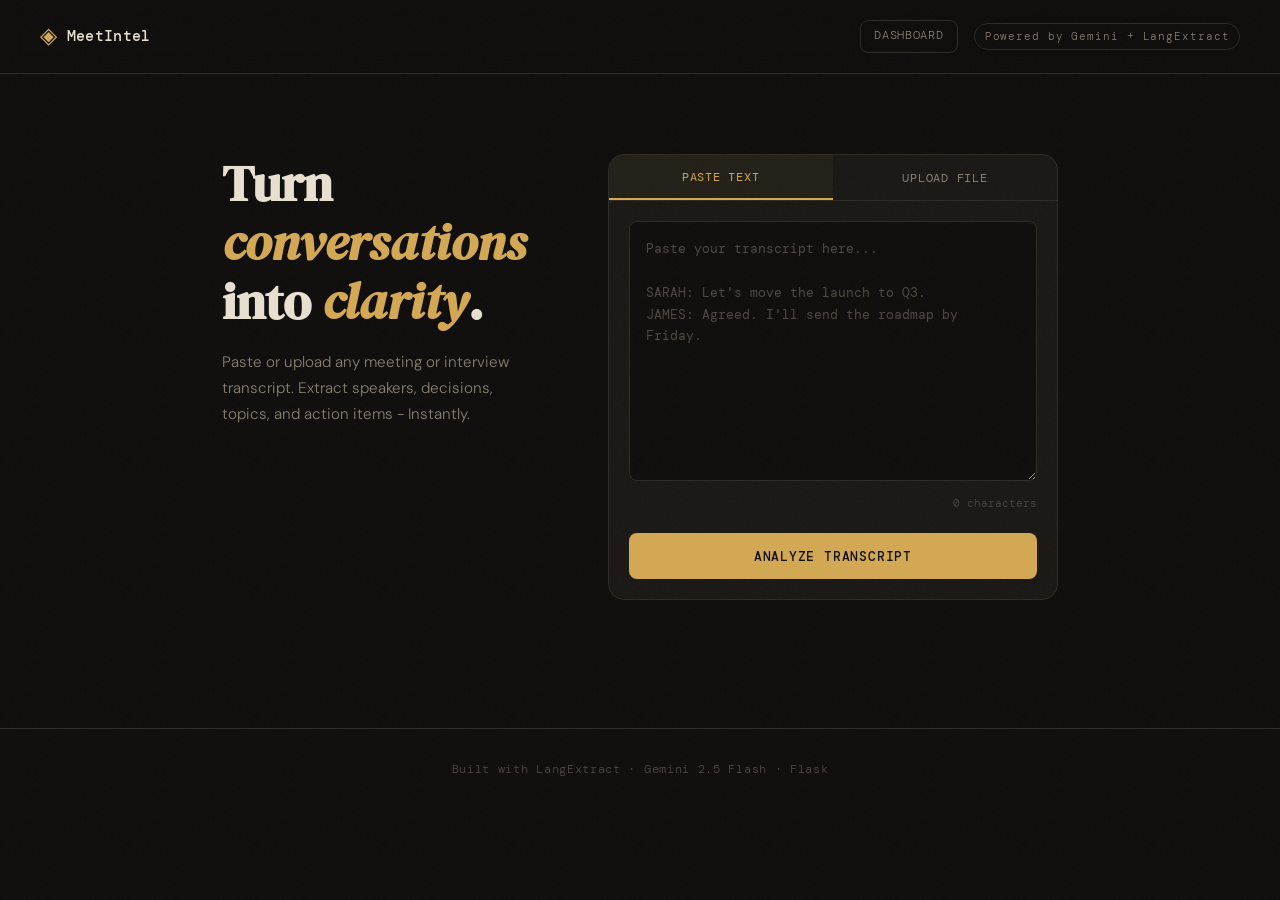
<file: templates/index.html>
<!DOCTYPE html>
<html lang="en">
<head>
  <meta charset="UTF-8" />
  <meta name="viewport" content="width=device-width, initial-scale=1.0"/>
  <title>Transcript Analyzer</title>
  <link rel="preconnect" href="https://fonts.googleapis.com">
  <link href="https://fonts.googleapis.com/css2?family=DM+Serif+Display:ital@0;1&family=DM+Mono:wght@400;500&family=DM+Sans:wght@300;400;500&display=swap" rel="stylesheet">
  <link rel="stylesheet" href="/static/style.css?v=8" />
</head>
<body>

  <div class="noise"></div>

  <header class="site-header">
    <div class="logo">
      <span class="logo-mark">◈</span>
      <span class="logo-text">MeetIntel</span>
    </div>
    <div class="header-actions">
      <a href="/dashboard" class="new-btn">Dashboard</a>
      <div class="header-tag">Powered by Gemini + LangExtract</div>
    </div>
  </header>

  <main class="hero">
    <div class="hero-text">
      <h1>Turn <em>conversations</em><br>into <em>clarity</em>.</h1>
      <p class="subtitle">Paste or upload any meeting or interview transcript. Extract speakers, decisions, topics, and action items - Instantly.</p>
    </div>

    <div class="input-card">
      <!-- Tab switcher -->
      <div class="tab-bar">
        <button class="tab active" data-tab="paste">Paste Text</button>
        <button class="tab" data-tab="upload">Upload File</button>
      </div>

      <form id="analyze-form" enctype="multipart/form-data">

        <!-- Paste panel -->
        <div class="tab-panel active" id="panel-paste">
          <textarea
            name="transcript_text"
            id="transcript-text"
            placeholder="Paste your transcript here...&#10;&#10;SARAH: Let's move the launch to Q3.&#10;JAMES: Agreed. I'll send the roadmap by Friday."
            spellcheck="false"
          ></textarea>
          <div class="char-count"><span id="char-count">0</span> characters</div>
        </div>

        <!-- Upload panel -->
        <div class="tab-panel" id="panel-upload">
          <div class="drop-zone" id="drop-zone">
            <div class="drop-icon">⬆</div>
            <p class="drop-label">Drop your <code>.txt</code> file here</p>
            <p class="drop-sub">or <label for="file-input" class="file-link">browse to upload</label></p>
            <input type="file" name="file" id="file-input" accept=".txt" hidden />
            <div class="file-selected" id="file-selected"></div>
          </div>
        </div>

        <button type="submit" class="analyze-btn" id="analyze-btn">
          <span class="btn-progress-fill" id="btn-progress-fill"></span>
          <span class="btn-text">Analyze Transcript</span>
          <span class="btn-spinner" hidden>
            <span class="spinner"></span> Analyzing<span class="progress-percent"></span>...
          </span>
        </button>

      </form>

      <div class="error-box" id="error-box" hidden></div>
    </div>
  </main>

  <footer class="site-footer">
    <p>Built with LangExtract · Gemini 2.5 Flash · Flask</p>
  </footer>

  <script src="/static/script.js?v=8"></script>
</body>
</html>
</file>
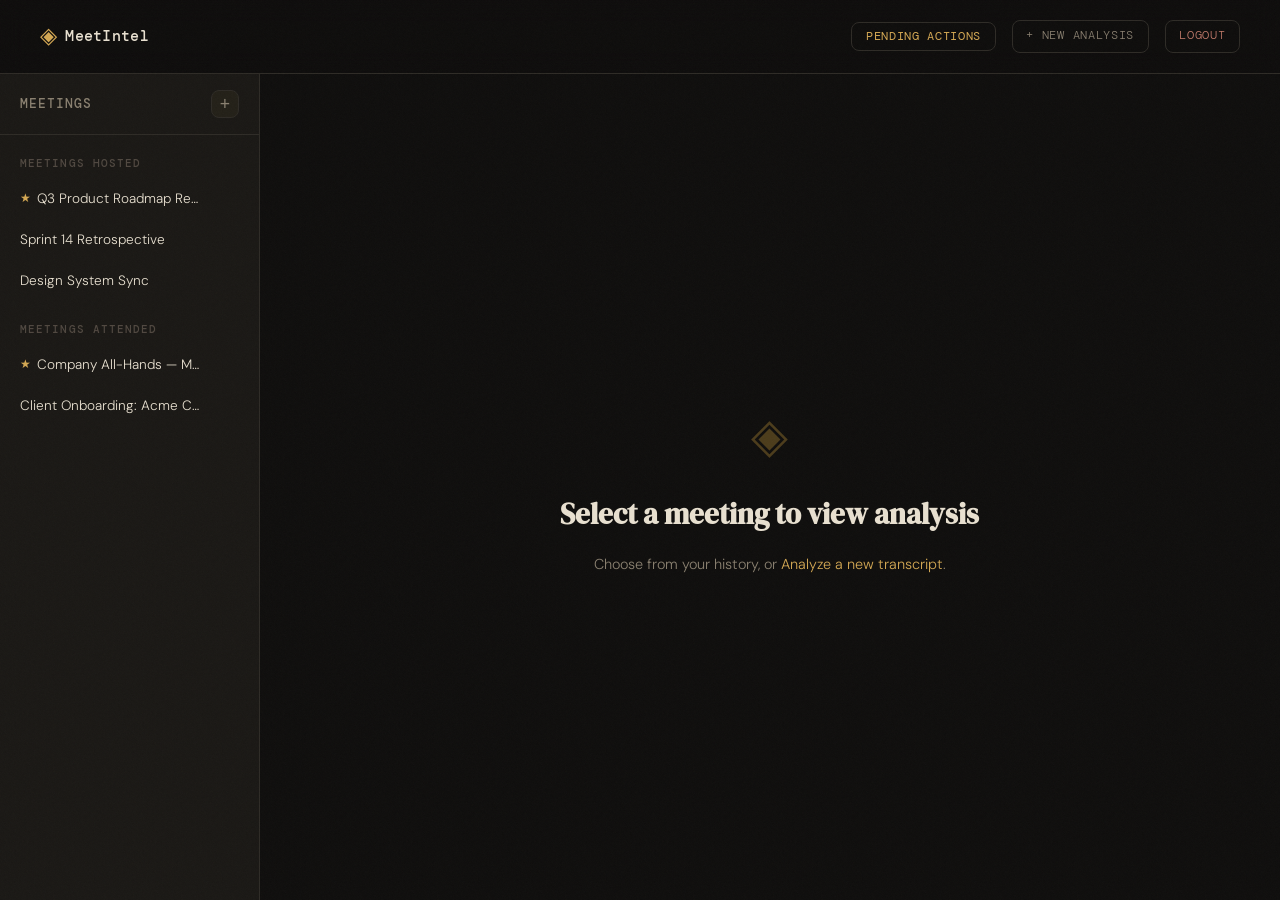
<file: templates/dashboard.html>
<!DOCTYPE html>
<html lang="en">

<head>
  <meta charset="UTF-8" />
  <meta name="viewport" content="width=device-width, initial-scale=1.0" />
  <title>Dashboard — MeetIntel</title>
  <link rel="preconnect" href="https://fonts.googleapis.com">
  <link
    href="https://fonts.googleapis.com/css2?family=DM+Serif+Display:ital@0;1&family=DM+Mono:wght@400;500&family=DM+Sans:wght@300;400;500&display=swap"
    rel="stylesheet">
  <link rel="stylesheet" href="/static/style.css?v=9" />
</head>

<body class="dashboard-page">

  <div class="noise"></div>

  <!-- ── HEADER ── -->
  <header class="site-header">
    <div class="logo">
      <a href="/" style="text-decoration:none;display:flex;align-items:center;gap:0.5rem;color:inherit">
        <span class="logo-mark">◈</span>
        <span class="logo-text">MeetIntel</span>
      </a>
    </div>
    <div class="header-actions">
      <button id="header-pending-actions-btn" class="new-btn" style="color:var(--accent)">Pending Actions</button>
      <a href="/" class="new-btn">+ New Analysis</a>
      <a href="/logout" class="new-btn" style="color:var(--accent3)">Logout</a>
    </div>
  </header>

  <!-- ── 3-COLUMN LAYOUT ── -->
  <div class="db-layout">

    <!-- LEFT: Meeting History Sidebar -->
    <aside class="db-sidebar" id="db-sidebar">
      <div class="db-sidebar-head">
        <h3 class="db-sidebar-title">Meetings</h3>
        <button class="db-sidebar-new-btn" title="New Analysis" onclick="window.location.href='/'">+</button>
      </div>

      <div class="db-sidebar-scroll">
        <!-- Hosted -->
        <div class="db-sidebar-section">
          <h4 class="db-sidebar-label">Meetings Hosted</h4>
          <ul class="db-meeting-list" id="meetings-hosted"></ul>
        </div>

        <!-- Attended -->
        <div class="db-sidebar-section">
          <h4 class="db-sidebar-label">Meetings Attended</h4>
          <ul class="db-meeting-list" id="meetings-attended"></ul>
        </div>
      </div>
    </aside>

    <!-- CENTER: Analysis View -->
    <main class="db-center" id="db-center">

      <!-- Empty state (default) -->
      <div class="db-empty-state" id="db-empty-state">
        <div class="db-empty-icon">◈</div>
        <h2 class="db-empty-title">Select a meeting to view analysis</h2>
        <p class="db-empty-sub">Choose from your history, or <a href="/">Analyze a new transcript</a>.</p>
      </div>

      <!-- Active meeting analysis (hidden by default) -->
      <div class="db-analysis" id="db-analysis" hidden>

        <div class="db-analysis-header">
          <h2 class="db-analysis-meeting-title" id="db-analysis-title">—</h2>
          <div class="db-analysis-meta" id="db-analysis-meta"></div>
        </div>

        <!-- Reuses the exact results-layout structure -->
        <div class="db-analysis-body">

          <div class="db-analysis-left">
            <section class="dash-section">
              <h2 class="section-title"><span class="section-icon">🎤</span> Speakers</h2>
              <div class="speakers-grid" id="db-speakers-grid"></div>
              <div class="speaker-actions-footer">
                <button class="email-speakers-btn" id="db-email-speakers-btn">
                  <div class="btn-progress-fill" id="db-email-btn-progress"></div>
                  <span class="btn-text">Email Speakers</span>
                </button>
              </div>
              <div class="section-divider"></div>
            </section>

            <section class="dash-section">
              <h2 class="section-title"><span class="section-icon">💡</span> Key Topics</h2>
              <div class="topics-wrap" id="db-topics-wrap"></div>
              <div class="section-divider"></div>
            </section>

            <section class="dash-section">
              <h2 class="section-title"><span class="section-icon">✅</span> Decisions Made</h2>
              <div class="decision-list" id="db-decision-list"></div>
              <div class="section-divider"></div>
            </section>

            <section class="dash-section">
              <h2 class="section-title"><span class="section-icon">📋</span> Action Items</h2>
              <div class="action-table-wrap">
                <table class="action-table" id="db-action-table">
                  <thead>
                    <tr>
                      <th>#</th>
                      <th>Task</th>
                      <th>Owner</th>
                      <th>Deadline</th>
                    </tr>
                  </thead>
                  <tbody id="db-action-tbody"></tbody>
                </table>
              </div>
            </section>
          </div>

          <div class="db-analysis-right">
            <div class="viz-panel" id="db-viz-panel">
              <div class="viz-header">
                <h2 class="section-title" style="margin:0"><span class="section-icon">🔍</span> Highlighted Transcript
                </h2>
                <div class="viz-legend">
                  <span class="legend-dot speaker-dot"></span>speaker
                  <span class="legend-dot topic-dot"></span>decision
                  <span class="legend-dot decision-dot"></span>action item
                  <span class="legend-dot action-dot"></span>topic
                </div>
              </div>
              <iframe id="db-viz-frame" class="viz-frame"
                srcdoc="<p style='padding:2rem;color:#888;font-family:sans-serif'>Select a meeting to view its highlighted transcript.</p>"></iframe>
            </div>
          </div>

        </div>
      </div>
    </main>

    <!-- RIGHT: Pending Action Items -->
    <aside class="db-actions-panel" id="db-actions-panel">
      <div class="db-actions-head">
        <h3 class="db-sidebar-title">Pending Action Items</h3>
        <span class="db-actions-count" id="db-actions-count">0</span>
      </div>
      <div class="db-actions-scroll" id="db-actions-list">
        <!-- Populated by JS -->
      </div>
    </aside>

  </div>

  <!-- Info Modal -->
  <div class="modal-overlay" id="info-modal-overlay">
    <div class="email-modal" style="max-width:400px">
      <div class="modal-header">
        <h3>Meeting Info</h3>
        <button class="close-modal" id="close-info-modal">&times;</button>
      </div>
      <div id="info-modal-body" style="font-size:0.88rem;color:var(--text-muted);line-height:1.8"></div>
    </div>
  </div>

  <!-- Delete Confirmation Modal -->
  <div class="modal-overlay" id="delete-modal-overlay">
    <div class="email-modal" style="max-width:360px">
      <div class="modal-header">
        <h3 style="color:var(--accent2)">Delete Meeting</h3>
        <button class="close-modal" id="close-delete-modal">&times;</button>
      </div>
      <div class="modal-body" style="padding: 0.5rem 0 0;">
        <p style="color:var(--text-muted); font-size:1rem; margin-bottom: 1.25rem; font-family: var(--font-display); line-height: 1.4;">
          Confirm delete <span id="delete-meeting-name" class="delete-highlight"></span>?
        </p>
        <div style="display:flex; gap:0.75rem; justify-content:flex-end;">
          <button class="db-cancel-btn" id="cancel-delete-btn" style="padding: 0.5rem 1rem;">Cancel</button>
          <button class="db-delete-confirm-btn" id="confirm-delete-btn" style="padding: 0.5rem 1rem;">Delete</button>
        </div>
      </div>
    </div>
  </div>

  <!-- Toast -->
  <div id="toast" class="toast" hidden></div>

  <script src="/static/dashboard.js?v=1"></script>
</body>

</html>
</file>
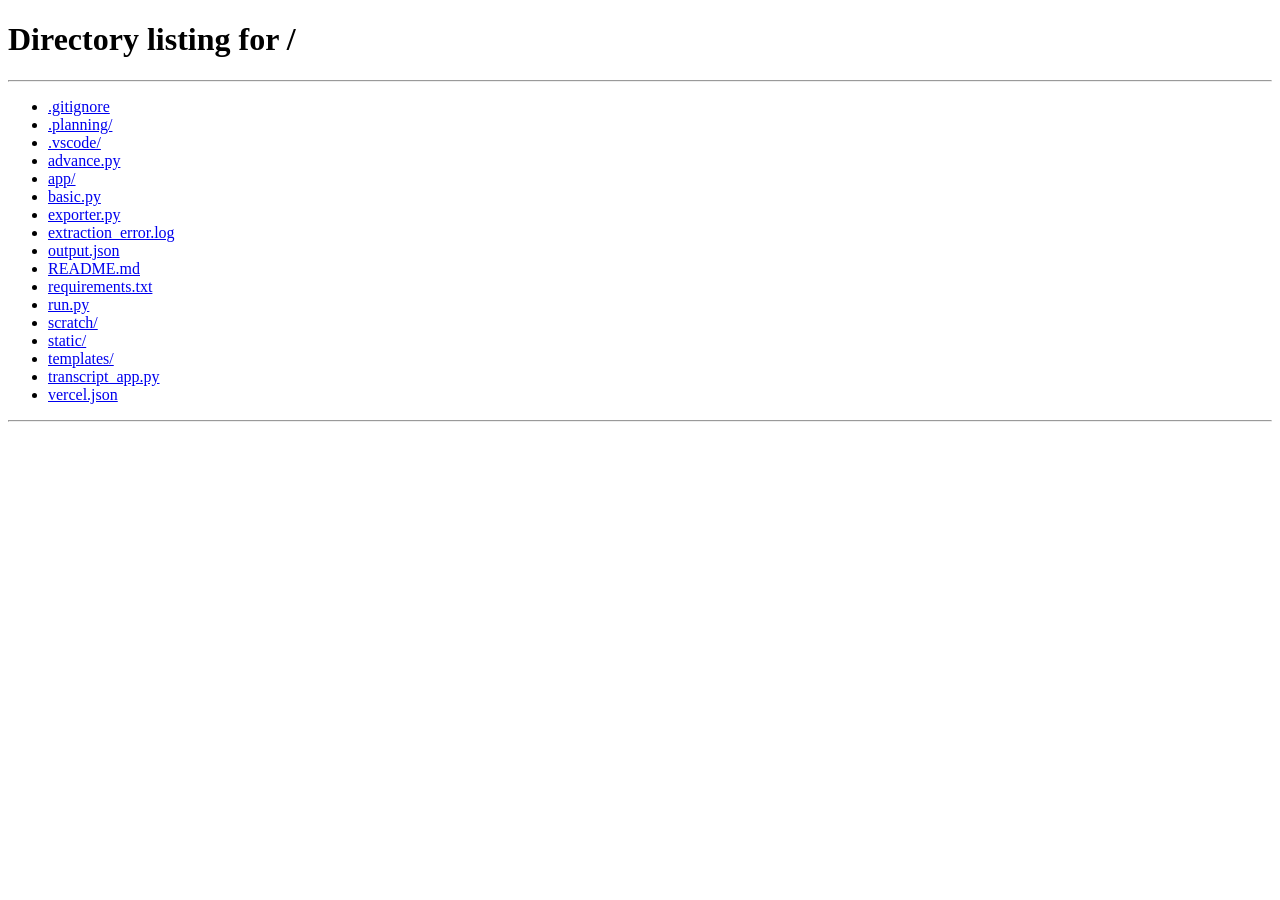
<file: templates/results.html>
<!DOCTYPE html>
<html lang="en">

<head>
  <meta charset="UTF-8" />
  <meta name="viewport" content="width=device-width, initial-scale=1.0" />
  <title>Meeting-Intel</title>
  <link rel="preconnect" href="https://fonts.googleapis.com">
  <link
    href="https://fonts.googleapis.com/css2?family=DM+Serif+Display:ital@0;1&family=DM+Mono:wght@400;500&family=DM+Sans:wght@300;400;500&display=swap"
    rel="stylesheet">
  <link rel="stylesheet" href="/static/style.css?v=4" />
</head>

<body class="results-page">

  <div class="noise"></div>

  <header class="site-header">
    <div class="logo">
      <a href="/" style="text-decoration:none;display:flex;align-items:center;gap:0.5rem;color:inherit">
        <span class="logo-mark">◈</span>
        <span class="logo-text">MeetIntel</span>
      </a>
    </div>
    <div class="header-actions">
      <span class="entity-badge" id="entity-count-badge">— entities</span>
      <a href="/dashboard" class="new-btn">Dashboard</a>
      <a href="/export" class="export-btn" id="export-btn">⬇ Export Summary</a>
      <a href="/" class="new-btn">+ New Analysis</a>
    </div>
  </header>

  <div class="results-layout" id="results-layout">

    <!-- Left: Dashboard -->
    <div class="dashboard" id="dashboard">

      <section class="dash-section" id="section-speakers">
        <h2 class="section-title"><span class="section-icon">🎤</span> Speakers</h2>
        <div class="speakers-grid" id="speakers-grid">
          <div class="skeleton-card"></div>
          <div class="skeleton-card"></div>
        </div>
        <div class="speaker-actions-footer">
          <button class="email-speakers-btn" id="email-speakers-btn">
            <div class="btn-progress-fill" id="email-btn-progress"></div>
            <span class="btn-text">Email Speakers</span>
          </button>
        </div>
        <div class="section-divider"></div>
      </section>

      <section class="dash-section" id="section-topics">
        <h2 class="section-title"><span class="section-icon">💡</span> Key Topics</h2>
        <div class="topics-wrap" id="topics-wrap">
          <div class="skeleton-pill"></div>
          <div class="skeleton-pill"></div>
          <div class="skeleton-pill"></div>
        </div>
        <button class="topics-more-btn" id="topics-more-btn" hidden>+ more</button>
        <div class="section-divider"></div>
      </section>

      <section class="dash-section" id="section-decisions">
        <h2 class="section-title"><span class="section-icon">✅</span> Decisions Made</h2>
        <div class="decision-list" id="decision-list">
          <div class="skeleton-row"></div>
          <div class="skeleton-row"></div>
        </div>
        <div class="section-divider"></div>
      </section>

      <section class="dash-section" id="section-actions">
        <h2 class="section-title"><span class="section-icon">📋</span> Action Items</h2>
        <div class="action-table-wrap">
          <table class="action-table" id="action-table">
            <thead>
              <tr>
                <th>#</th>
                <th>Task</th>
                <th>Owner</th>
                <th>Deadline</th>
              </tr>
            </thead>
            <tbody id="action-tbody">
              <tr>
                <td colspan="4">
                  <div class="skeleton-row"></div>
                </td>
              </tr>
            </tbody>
          </table>
        </div>
      </section>

    </div>

    <!-- Right: Visualization -->
    <div class="viz-panel" id="viz-panel">
      <div class="viz-header">
        <h2 class="section-title" style="margin:0"><span class="section-icon">🔍</span> Highlighted Transcript</h2>
        <div class="viz-legend">
          <span class="legend-dot speaker-dot"></span>speaker
          <span class="legend-dot topic-dot"></span>decision
          <span class="legend-dot decision-dot"></span>action item
          <span class="legend-dot action-dot"></span>topic
        </div>
      </div>
      <iframe id="viz-frame" class="viz-frame"
        srcdoc="<p style='padding:2rem;color:#888;font-family:sans-serif'>Loading visualization…</p>"></iframe>
    </div>

  </div>

  <!-- Email Modal -->
  <div class="modal-overlay" id="email-modal-overlay" hidden>
    <div class="email-modal">
      <div class="modal-header">
        <h3>Enter email-Id</h3>
        <button class="close-modal" id="close-modal">&times;</button>
      </div>
      <form id="email-form">
        <div class="speaker-emails-list" id="speaker-emails-list">
          <!-- Dynamic speaker rows will be injected here -->
        </div>
        <button type="submit" class="send-btn" id="send-emails-submit" disabled>Send</button>
      </form>
    </div>
  </div>

  <!-- Toast Notification -->
  <div id="toast" class="toast" hidden></div>

  <script src="/static/script.js?v=4"></script>
</body>

</html>
</file>
<file: static/style.css>
/* ============================================================
   MeetIntel — style.css
   Aesthetic: editorial dark, warm ink tones, refined monospace
   ============================================================ */

:root {
  --bg: #0f0e0d;
  --surface: #1a1815;
  --surface2: #232018;
  --border: #2e2b26;
  --border-light: #3a362f;
  --text: #e8e0d0;
  --text-muted: #8a8070;
  --text-dim: #504840;
  --accent: #d4a853;
  --accent-rgb: 212, 168, 83;
  --accent-dim: #8a6a2a;
  --accent2: #7eb8a4;
  --accent3: #c17a6a;
  --accent4: #8a9fc4;
  --font-display: 'DM Serif Display', Georgia, serif;
  --font-body: 'DM Sans', system-ui, sans-serif;
  --font-mono: 'DM Mono', 'Courier New', monospace;
  --radius: 8px;
  --radius-lg: 16px;
}

*,
*::before,
*::after {
  box-sizing: border-box;
  margin: 0;
  padding: 0;
}

html {
  font-size: 16px;
}

body {
  background: var(--bg);
  color: var(--text);
  font-family: var(--font-body);
  font-weight: 300;
  line-height: 1.6;
  min-height: 100vh;
  position: relative;
  overflow-x: hidden;
}

/* Noise texture overlay */
.noise {
  pointer-events: none;
  position: fixed;
  inset: 0;
  z-index: 9999;
  opacity: 0.03;
  background-image: url("data:image/svg+xml,%3Csvg viewBox='0 0 256 256' xmlns='http://www.w3.org/2000/svg'%3E%3Cfilter id='noise'%3E%3CfeTurbulence type='fractalNoise' baseFrequency='0.9' numOctaves='4' stitchTiles='stitch'/%3E%3C/filter%3E%3Crect width='100%25' height='100%25' filter='url(%23noise)'/%3E%3C/svg%3E");
  background-size: 128px 128px;
}

/* ---- HEADER ---- */
.site-header {
  display: flex;
  align-items: center;
  justify-content: space-between;
  padding: 1.25rem 2.5rem;
  border-bottom: 1px solid var(--border);
  background: rgba(15, 14, 13, 0.85);
  backdrop-filter: blur(12px);
  position: sticky;
  top: 0;
  z-index: 100;
}

.logo {
  display: flex;
  align-items: center;
  gap: 0.6rem;
}

.logo-mark {
  font-size: 1.4rem;
  color: var(--accent);
  line-height: 1;
}

.logo-text {
  font-family: var(--font-mono);
  font-size: 0.95rem;
  font-weight: 500;
  letter-spacing: 0.02em;
  color: var(--text);
}

.header-tag {
  font-family: var(--font-mono);
  font-size: 0.7rem;
  color: var(--text-muted);
  letter-spacing: 0.08em;
  border: 1px solid var(--border);
  padding: 0.2rem 0.6rem;
  border-radius: 20px;
}

.header-actions {
  display: flex;
  align-items: center;
  gap: 1rem;
}

/* ---- HERO / INPUT PAGE ---- */
.hero {
  max-width: 900px;
  margin: 0 auto;
  padding: 5rem 2rem 4rem;
  display: grid;
  grid-template-columns: 1fr 1.4fr;
  gap: 4rem;
  align-items: start;
}

.hero-text h1 {
  font-family: var(--font-display);
  font-size: 3.2rem;
  line-height: 1.15;
  color: var(--text);
  margin-bottom: 1.2rem;
}

.hero-text h1 em {
  font-style: italic;
  color: var(--accent);
}

.subtitle {
  color: var(--text-muted);
  font-size: 0.95rem;
  line-height: 1.7;
}

/* Input Card */
.input-card {
  background: var(--surface);
  border: 1px solid var(--border);
  border-radius: var(--radius-lg);
  overflow: hidden;
}

/* Tabs */
.tab-bar {
  display: flex;
  border-bottom: 1px solid var(--border);
}

.tab {
  flex: 1;
  padding: 0.85rem 1rem;
  background: none;
  border: none;
  color: var(--text-muted);
  font-family: var(--font-mono);
  font-size: 0.78rem;
  letter-spacing: 0.06em;
  cursor: pointer;
  transition: all 0.2s;
  text-transform: uppercase;
}

.tab:hover {
  color: var(--text);
  background: var(--surface2);
}

.tab.active {
  color: var(--accent);
  background: var(--surface2);
  border-bottom: 2px solid var(--accent);
}

/* Tab panels */
.tab-panel {
  display: none;
  padding: 1.25rem;
}

.tab-panel.active {
  display: block;
}

/* Textarea */
textarea {
  width: 100%;
  height: 260px;
  background: var(--bg);
  border: 1px solid var(--border);
  border-radius: var(--radius);
  color: var(--text);
  font-family: var(--font-mono);
  font-size: 0.8rem;
  line-height: 1.7;
  padding: 1rem;
  resize: vertical;
  outline: none;
  transition: border-color 0.2s;
}

textarea:focus {
  border-color: var(--accent-dim);
}

textarea::placeholder {
  color: var(--text-dim);
}

.char-count {
  text-align: right;
  font-family: var(--font-mono);
  font-size: 0.7rem;
  color: var(--text-dim);
  margin-top: 0.4rem;
}

/* Drop zone */
.drop-zone {
  border: 2px dashed var(--border-light);
  border-radius: var(--radius);
  padding: 3rem 1.5rem;
  text-align: center;
  cursor: pointer;
  transition: all 0.2s;
  min-height: 240px;
  display: flex;
  flex-direction: column;
  align-items: center;
  justify-content: center;
  gap: 0.5rem;
}

.drop-zone:hover,
.drop-zone.drag-over {
  border-color: var(--accent);
  background: rgba(212, 168, 83, 0.04);
}

.drop-icon {
  font-size: 2rem;
  opacity: 0.4;
}

.drop-label {
  font-size: 0.9rem;
  color: var(--text-muted);
}

.drop-sub {
  font-size: 0.8rem;
  color: var(--text-dim);
}

.file-link {
  color: var(--accent);
  cursor: pointer;
  text-decoration: underline;
}

.file-selected {
  font-family: var(--font-mono);
  font-size: 0.75rem;
  color: var(--accent2);
  margin-top: 0.5rem;
}

/* Analyze button */
.analyze-btn {
  display: flex;
  align-items: center;
  justify-content: center;
  gap: 0.5rem;
  width: calc(100% - 2.5rem);
  margin: 0 1.25rem 1.25rem;
  padding: 0.9rem;
  position: relative;
  overflow: hidden;
  z-index: 1;
  background: var(--accent);
  color: #0f0e0d;
  border: none;
  border-radius: var(--radius);
  font-family: var(--font-mono);
  font-size: 0.82rem;
  font-weight: 500;
  letter-spacing: 0.06em;
  text-transform: uppercase;
  cursor: pointer;
  transition: opacity 0.2s, transform 0.15s;
}

.progress-percent {
  display: inline-block;
  min-width: 2.2em;
  text-align: right;
  font-weight: 600;
}

.btn-progress-fill {
  position: absolute;
  top: 0;
  left: 0;
  height: 100%;
  width: 0%;
  background: var(--accent); /* Solid bright gold fill */
  transition: width 0.4s ease;
  z-index: 0;
}

.btn-text,
.btn-spinner {
  position: relative;
  z-index: 2;
}

.analyze-btn:hover {
  opacity: 0.88;
  transform: translateY(-1px);
}

.analyze-btn:active {
  transform: translateY(0);
}

.analyze-btn:disabled {
  opacity: 0.4;
  cursor: not-allowed;
  transform: none;
}

.analyze-btn.is-loading:disabled {
  opacity: 1; /* Stops fading when analyzing */
  background: var(--accent-dim); /* Dark solid gold empty track */
}

/* Spinner */
.spinner {
  display: inline-block;
  width: 14px;
  height: 14px;
  border: 2px solid rgba(0, 0, 0, 0.2);
  border-top-color: #0f0e0d;
  border-radius: 50%;
  animation: spin 0.7s linear infinite;
}

@keyframes spin {
  to {
    transform: rotate(360deg);
  }
}

/* Error box */
.error-box {
  margin: 0 1.25rem 1.25rem;
  padding: 0.75rem 1rem;
  background: rgba(193, 122, 106, 0.1);
  border: 1px solid var(--accent3);
  border-radius: var(--radius);
  color: var(--accent3);
  font-size: 0.82rem;
  font-family: var(--font-mono);
}

/* Footer */
.site-footer {
  text-align: center;
  padding: 2rem;
  color: var(--text-dim);
  font-family: var(--font-mono);
  font-size: 0.72rem;
  letter-spacing: 0.06em;
  border-top: 1px solid var(--border);
  margin-top: 4rem;
}

/* ============================================================
   RESULTS PAGE
   ============================================================ */

body.results-page {
  display: flex;
  flex-direction: column;
  height: 100vh;
  overflow: hidden;
}

.results-layout {
  display: grid;
  grid-template-columns: 1fr 1fr;
  flex: 1;
  overflow: hidden;
  gap: 0;
}

/* Dashboard (left) */
.dashboard {
  overflow-y: auto;
  padding: 2rem;
  border-right: 1px solid var(--border);
  display: flex;
  flex-direction: column;
  gap: 2rem;
}

.dash-section {
  animation: fadeUp 0.4s ease both;
}

@keyframes fadeUp {
  from {
    opacity: 0;
    transform: translateY(12px);
  }

  to {
    opacity: 1;
    transform: translateY(0);
  }
}

.dash-section:nth-child(1) {
  animation-delay: 0.05s;
}

.dash-section:nth-child(2) {
  animation-delay: 0.1s;
}

.dash-section:nth-child(3) {
  animation-delay: 0.15s;
}

.dash-section:nth-child(4) {
  animation-delay: 0.2s;
}

.section-title {
  font-family: var(--font-mono);
  font-size: 0.75rem;
  font-weight: 500;
  letter-spacing: 0.1em;
  text-transform: uppercase;
  color: var(--text-muted);
  margin-bottom: 1rem;
  display: flex;
  align-items: center;
  gap: 0.5rem;
}

/* Speakers */
.speakers-grid {
  display: grid;
  grid-template-columns: repeat(auto-fill, minmax(160px, 1fr));
  gap: 0.75rem;
}

.speaker-card {
  background: var(--surface);
  border: 1px solid var(--border);
  border-radius: var(--radius);
  padding: 1rem;
  transition: border-color 0.2s;
}

.speaker-card:hover {
  border-color: var(--border-light);
}

.speaker-name {
  font-family: var(--font-mono);
  font-size: 0.9rem;
  font-weight: 500;
  color: var(--accent);
  margin-bottom: 0.3rem;
}

.speaker-role {
  font-size: 0.75rem;
  color: var(--text-muted);
  margin-bottom: 0.4rem;
  text-transform: capitalize;
}

.speaker-count {
  font-family: var(--font-mono);
  font-size: 0.7rem;
  color: var(--text-dim);
}

/* Topics */
.topics-wrap {
  display: flex;
  flex-wrap: wrap;
  gap: 0.5rem;
}

.topics-more-btn.inline {
  background: none;
  border: none;
  color: var(--accent);
  font-family: var(--font-mono);
  font-size: 0.75rem;
  cursor: pointer;
  padding: 0 0.2rem;
  margin: 0;
  letter-spacing: 0.04em;
  text-decoration: none;
  align-self: center;
}

.topics-more-btn.inline:hover {
  opacity: 0.75;
}

.topic-chip {
  background: var(--surface2);
  border: 1px solid var(--border);
  border-radius: 20px;
  padding: 0.3rem 0.85rem;
  font-size: 0.8rem;
  color: var(--text);
  transition: all 0.2s;
}

.topic-chip:hover {
  border-color: var(--accent2);
  color: var(--accent2);
}

.topic-chip.high {
  border-color: var(--accent-dim);
  color: var(--accent);
}

/* Decisions */
.decision-list {
  display: flex;
  flex-direction: column;
  gap: 0.6rem;
}

.decision-item {
  background: var(--surface);
  border-left: 3px solid var(--accent2);
  border-radius: 0 var(--radius) var(--radius) 0;
  padding: 0.75rem 1rem;
}

.decision-text {
  font-size: 0.88rem;
  color: var(--text);
  margin-bottom: 0.25rem;
}

.decision-meta {
  font-family: var(--font-mono);
  font-size: 0.7rem;
  color: var(--text-muted);
}

/* Action Items Table */
.action-table-wrap {
  overflow-x: auto;
  border: 1px solid var(--border);
  border-radius: var(--radius);
}

.action-table {
  width: 100%;
  border-collapse: collapse;
  font-size: 0.82rem;
}

.action-table th {
  font-family: var(--font-mono);
  font-size: 0.68rem;
  letter-spacing: 0.08em;
  text-transform: uppercase;
  color: var(--text-muted);
  padding: 0.65rem 1rem;
  text-align: left;
  background: var(--surface2);
  border-bottom: 1px solid var(--border);
}

.action-table td {
  padding: 0.7rem 1rem;
  border-bottom: 1px solid var(--border);
  vertical-align: top;
  color: var(--text);
}

.action-table tr:last-child td {
  border-bottom: none;
}

.action-table tr:hover td {
  background: var(--surface2);
}

.action-table td:first-child {
  font-family: var(--font-mono);
  color: var(--text-dim);
  width: 2.5rem;
}

.owner-tag {
  display: inline-block;
  background: rgba(126, 184, 164, 0.12);
  border: 1px solid rgba(126, 184, 164, 0.3);
  border-radius: 4px;
  padding: 0.1rem 0.45rem;
  font-family: var(--font-mono);
  font-size: 0.7rem;
  color: var(--accent2);
}

.deadline-tag {
  display: inline-block;
  background: rgba(212, 168, 83, 0.1);
  border: 1px solid rgba(212, 168, 83, 0.25);
  border-radius: 4px;
  padding: 0.1rem 0.45rem;
  font-family: var(--font-mono);
  font-size: 0.7rem;
  color: var(--accent);
}

/* Viz Panel (right) */
.viz-panel {
  display: flex;
  flex-direction: column;
  overflow: hidden;
  background: var(--surface);
}

.viz-header {
  padding: 1.25rem 1.5rem;
  border-bottom: 1px solid var(--border);
  display: flex;
  align-items: center;
  justify-content: space-between;
  flex-shrink: 0;
}

.viz-legend {
  display: flex;
  align-items: center;
  gap: 0.75rem;
  font-family: var(--font-mono);
  font-size: 0.68rem;
  color: var(--text-muted);
}

.legend-dot {
  display: inline-block;
  width: 8px;
  height: 8px;
  border-radius: 50%;
  margin-right: 0.25rem;
}

.speaker-dot {
  background: var(--accent);
}

.topic-dot {
  background: var(--accent2);
}

.decision-dot {
  background: var(--accent4);
}

.action-dot {
  background: var(--accent3);
}

.viz-frame {
  flex: 1;
  border: none;
  background: #fff;
  width: 100%;
}

/* Header action buttons */
.export-btn,
.new-btn {
  font-family: var(--font-mono);
  font-size: 0.72rem;
  letter-spacing: 0.06em;
  text-transform: uppercase;
  text-decoration: none;
  padding: 0.4rem 0.85rem;
  border-radius: var(--radius);
  cursor: pointer;
  transition: all 0.2s;
}

.export-btn {
  background: var(--accent);
  color: #0f0e0d;
  border: none;
}

.export-btn:hover {
  opacity: 0.85;
}

.new-btn {
  background: none;
  color: var(--text-muted);
  border: 1px solid var(--border);
}

.new-btn:hover {
  color: var(--text);
  border-color: var(--border-light);
}

.entity-badge {
  font-family: var(--font-mono);
  font-size: 0.72rem;
  color: var(--accent2);
  letter-spacing: 0.05em;
}

/* Skeleton loaders */
.skeleton-card,
.skeleton-pill,
.skeleton-row {
  background: linear-gradient(90deg, var(--surface2) 25%, var(--surface) 50%, var(--surface2) 75%);
  background-size: 200% 100%;
  animation: shimmer 1.4s infinite;
  border-radius: var(--radius);
}

.skeleton-card {
  height: 80px;
}

.skeleton-pill {
  height: 30px;
  width: 100px;
  display: inline-block;
  border-radius: 20px;
  margin: 0.25rem;
}

.skeleton-row {
  height: 40px;
  margin-bottom: 0.5rem;
}

@keyframes shimmer {
  0% {
    background-position: 200% 0;
  }

  100% {
    background-position: -200% 0;
  }
}

/* Empty states */
.empty-state {
  color: var(--text-dim);
  font-size: 0.82rem;
  font-style: italic;
  padding: 0.5rem 0;
}

/* Responsive */
@media (max-width: 900px) {
  .hero {
    grid-template-columns: 1fr;
    padding: 3rem 1.5rem;
    gap: 2rem;
  }

  .results-layout {
    grid-template-columns: 1fr;
    height: auto;
    overflow: auto;
  }

  body.results-page {
    overflow: auto;
    height: auto;
  }

  .viz-frame {
    height: 500px;
  }
}

/* Email Button with Progress */
.email-speakers-btn {
  font-family: var(--font-mono);
  font-size: 0.77rem;
  letter-spacing: 0.06em;
  text-transform: uppercase;
  padding: 0; /* Padding handled by text wrapper for relative positioning */
  height: 38px;
  min-width: 160px;
  border-radius: var(--radius);
  cursor: pointer;
  transition: all 0.2s;
  display: flex;
  align-items: center;
  justify-content: center;
  gap: 0.4rem;
  position: relative;
  overflow: hidden;
  background: var(--surface2);
  color: var(--text-muted);
  border: 1px solid var(--border);
}

.email-speakers-btn:not(:disabled) {
  background: var(--accent2);
  color: #0f0e0d;
  border: none;
}

.email-speakers-btn .btn-text {
  position: relative;
  z-index: 2;
  padding: 0.4rem 0.85rem;
}

.email-speakers-btn .btn-progress-fill {
  position: absolute;
  top: 0;
  left: 0;
  height: 100%;
  width: 0%;
  background: var(--accent); /* Solid bright gold fill */
  transition: width 0.4s ease;
  z-index: 1;
}

/* Shimmer Animation for Progress Bar */
.email-speakers-btn.is-summarizing .btn-progress-fill::after {
  content: "";
  position: absolute;
  top: 0;
  left: 0;
  width: 100%;
  height: 100%;
  background: linear-gradient(
    90deg,
    rgba(255, 255, 255, 0) 0%,
    rgba(255, 255, 255, 0.3) 50%,
    rgba(255, 255, 255, 0) 100%
  );
  animation: shimmer-btn 1.5s infinite;
  z-index: 2;
}

@keyframes shimmer-btn {
  0% { transform: translateX(-100%); }
  100% { transform: translateX(100%); }
}

.email-speakers-btn:disabled {
  opacity: 0.5;
  cursor: not-allowed;
}

.email-speakers-btn.is-summarizing {
  opacity: 1 !important;
  background: var(--surface2) !important;
  border: 1px solid var(--border) !important;
  color: var(--text) !important;
}

.email-speakers-btn:disabled {
  opacity: 0.5;
  cursor: not-allowed;
}

/* Footer for speaker actions */
.speaker-actions-footer {
  display: flex;
  align-items: center;
  gap: 0.75rem;
  margin-top: 1.5rem;
  margin-bottom: 1.5rem;
}

/* Section divider */
.section-divider {
  height: 1px;
  background: var(--border);
  margin-top: 0.5rem;
  margin-bottom: 0;
}

/* Tooltip */
.info-tooltip {
  width: 18px;
  height: 18px;
  border-radius: 50%;
  border: 1px solid var(--text-dim);
  color: var(--text-dim);
  display: flex;
  align-items: center;
  justify-content: center;
  font-size: 0.7rem;
  cursor: help;
  position: relative;
  transition: opacity 0.2s;
}

.info-tooltip.hidden {
  display: none;
}

.info-tooltip:hover::after {
  content: attr(data-tooltip);
  position: absolute;
  top: 50%;
  left: calc(100% + 0.6rem);
  transform: translateY(-50%);
  width: 220px;
  background: var(--surface2);
  border: 1px solid var(--border-light);
  color: var(--text);
  padding: 0.6rem;
  border-radius: 4px;
  font-family: var(--font-body);
  font-size: 0.75rem;
  line-height: 1.4;
  z-index: 1000;
  box-shadow: 0 4px 12px rgba(0, 0, 0, 0.4);
}

/* Modal */
.modal-overlay {
  position: fixed;
  inset: 0;
  background: rgba(15, 14, 13, 0.8);
  backdrop-filter: blur(4px);
  display: none;
  /* Changed from flex to none */
  align-items: center;
  justify-content: center;
  z-index: 1000;
}

.modal-overlay.show {
  display: flex;
}

.email-modal {
  background: var(--surface);
  border: 1px solid var(--border);
  border-radius: var(--radius-lg);
  width: 100%;
  max-width: 450px;
  padding: 1.5rem;
  box-shadow: 0 20px 40px rgba(0, 0, 0, 0.5);
  animation: modalIn 0.3s ease-out;
}

@keyframes modalIn {
  from {
    opacity: 0;
    transform: translateY(20px);
  }

  to {
    opacity: 1;
    transform: translateY(0);
  }
}

.modal-header {
  display: flex;
  justify-content: space-between;
  align-items: center;
  margin-bottom: 1.5rem;
}

.modal-header h3 {
  font-family: var(--font-mono);
  font-size: 0.9rem;
  text-transform: uppercase;
  color: var(--accent);
  letter-spacing: 0.05em;
}

/* Info Modal Grid */
.info-modal-grid {
  display: flex;
  flex-direction: column;
  gap: 1.25rem;
}

.info-modal-row {
  display: grid;
  grid-template-columns: 1fr 1fr;
  gap: 1.25rem;
}

.info-modal-item label {
  display: block;
  font-family: var(--font-mono);
  font-size: 0.65rem;
  text-transform: uppercase;
  color: var(--text-dim);
  margin-bottom: 0.35rem;
  letter-spacing: 0.05em;
}

.info-modal-value {
  font-size: 0.9rem;
  color: var(--text);
  font-weight: 400;
}

.info-modal-value.title-value {
  font-family: var(--font-display);
  font-size: 1.2rem;
  color: var(--accent2);
}

.close-modal {
  background: none;
  border: none;
  font-size: 1.5rem;
  color: var(--text-muted);
  cursor: pointer;
}

.speaker-emails-list {
  max-height: 350px;
  overflow-y: auto;
  margin-bottom: 1.5rem;
  display: flex;
  flex-direction: column;
  gap: 1rem;
  padding-right: 0.5rem;
}

.email-row {
  display: flex;
  flex-direction: column;
  gap: 0.4rem;
}

.email-row label {
  font-family: var(--font-mono);
  font-size: 0.9rem;
  color: var(--text-muted);
}

.email-input {
  background: var(--bg);
  border: 1px solid var(--border);
  border-radius: var(--radius);
  color: var(--text);
  padding: 0.6rem 0.8rem;
  font-family: var(--font-mono);
  font-size: 0.8rem;
  outline: none;
}

.email-input:focus {
  border-color: var(--accent-dim);
}

.email-input.error {
  border-color: var(--accent3);
}

.send-btn {
  width: 100%;
  padding: 0.8rem;
  background: var(--accent);
  color: #0f0e0d;
  border: none;
  border-radius: var(--radius);
  font-family: var(--font-mono);
  font-size: 0.8rem;
  font-weight: 500;
  text-transform: uppercase;
  cursor: pointer;
  transition: all 0.2s;
}

.send-btn:disabled {
  opacity: 0.4;
  cursor: not-allowed;
}

/* Toast */
.toast {
  position: fixed;
  bottom: 2rem;
  left: 50%;
  transform: translateX(-50%);
  background: var(--accent2);
  color: #0f0e0d;
  padding: 0.75rem 1.5rem;
  border-radius: 40px;
  font-family: var(--font-mono);
  font-size: 0.8rem;
  font-weight: 500;
  z-index: 2000;
  box-shadow: 0 8px 24px rgba(0, 0, 0, 0.3);
  animation: toastIn 0.3s ease-out;
}

@keyframes toastIn {
  from {
    opacity: 0;
    transform: translate(-50%, 20px);
  }

  to {
    opacity: 1;
    transform: translate(-50%, 0);
  }
}


/* ============================================================
   DASHBOARD PAGE
   ============================================================ */

body.dashboard-page {
  display: flex;
  flex-direction: column;
  height: 100vh;
  overflow: hidden;
}

body.dashboard-page [hidden] {
  display: none !important;
}

/* 3-Column Layout */
.db-layout {
  display: flex;
  flex: 1;
  overflow: hidden;
}

/* Sidebar fixed width */
.db-sidebar {
  width: 260px;
  min-width: 260px;
}

/* ---- LEFT SIDEBAR ---- */
.db-sidebar {
  background: var(--surface);
  border-right: 1px solid var(--border);
  display: flex;
  flex-direction: column;
  overflow: hidden;
}

.db-sidebar-head {
  display: flex;
  align-items: center;
  justify-content: space-between;
  padding: 1rem 1.25rem;
  border-bottom: 1px solid var(--border);
  flex-shrink: 0;
}

.db-sidebar-title {
  font-family: var(--font-mono);
  font-size: 0.8rem;
  font-weight: 500;
  letter-spacing: 0.08em;
  text-transform: uppercase;
  color: var(--text-muted);
}

.db-sidebar-new-btn {
  width: 28px;
  height: 28px;
  border-radius: var(--radius);
  border: 1px solid var(--border);
  background: var(--surface2);
  color: var(--text-muted);
  font-size: 1.1rem;
  cursor: pointer;
  display: flex;
  align-items: center;
  justify-content: center;
  transition: all 0.2s;
}

.db-sidebar-new-btn:hover {
  border-color: var(--accent);
  color: var(--accent);
}

.db-sidebar-scroll {
  overflow-y: auto;
  flex: 1;
  padding: 0.5rem 0;
}

.db-sidebar-section {
  margin-bottom: 0.5rem;
}

.db-sidebar-label {
  font-family: var(--font-mono);
  font-size: 0.68rem;
  font-weight: 500;
  letter-spacing: 0.1em;
  text-transform: uppercase;
  color: var(--text-dim);
  padding: 0.75rem 1.25rem 0.35rem;
}

/* Meeting list items */
.db-meeting-list {
  list-style: none;
}

.db-meeting-item {
  display: flex;
  align-items: center;
  justify-content: space-between;
  padding: 0.6rem 1.25rem;
  cursor: pointer;
  transition: background 0.15s;
  position: relative;
  gap: 0.4rem;
}

.db-meeting-item:hover {
  background: var(--surface2);
}

.db-meeting-item.active {
  background: var(--surface2);
  border-right: 2px solid var(--accent);
}

.db-meeting-content {
  display: flex;
  align-items: center;
  gap: 0.4rem;
  flex: 1;
  min-width: 0;
}

.db-star {
  color: var(--accent);
  font-size: 0.75rem;
  flex-shrink: 0;
}

.db-meeting-name {
  font-size: 0.85rem;
  color: var(--text);
  white-space: nowrap;
  overflow: hidden;
  text-overflow: ellipsis;
}

.db-meeting-rename-input {
  background: var(--surface2);
  border: 1px solid var(--accent);
  color: var(--text);
  font-family: inherit;
  font-size: 0.85rem;
  padding: 0.1rem 0.3rem;
  border-radius: 4px;
  width: 100%;
  outline: none;
}

.db-meeting-menu-btn {
  opacity: 0;
  background: none;
  border: none;
  color: var(--text-muted);
  font-size: 1.1rem;
  cursor: pointer;
  padding: 0 0.3rem;
  border-radius: 4px;
  transition: opacity 0.15s, background 0.15s;
  flex-shrink: 0;
  letter-spacing: 2px;
}

.db-meeting-item:hover .db-meeting-menu-btn {
  opacity: 1;
}

.db-meeting-menu-btn:hover {
  background: var(--border);
}

/* Dropdown menu */
.db-meeting-menu {
  position: absolute;
  top: 100%;
  right: 0.75rem;
  background: var(--surface);
  border: 1px solid var(--border-light);
  border-radius: var(--radius);
  box-shadow: 0 8px 24px rgba(0, 0, 0, 0.4);
  z-index: 50;
  min-width: 160px;
  padding: 0.3rem 0;
  animation: fadeUp 0.15s ease;
}

.db-meeting-menu button {
  display: block;
  width: 100%;
  padding: 0.5rem 1rem;
  background: none;
  border: none;
  color: var(--text);
  font-family: var(--font-body);
  font-size: 0.82rem;
  text-align: left;
  cursor: pointer;
  transition: background 0.1s;
}

.db-meeting-menu button:hover {
  background: var(--surface2);
}

.db-menu-danger {
  color: var(--accent3) !important;
}


.db-cancel-btn {
  background: transparent;
  border: 1px solid rgba(255, 255, 255, 0.1);
  color: var(--text-muted);
  padding: 0.6rem 1.2rem;
  border-radius: 6px;
  cursor: pointer;
  font-size: 0.85rem;
  font-weight: 500;
  transition: all 0.2s ease;
}
.db-cancel-btn:hover {
  background: rgba(255, 255, 255, 0.05);
  color: var(--text);
  border-color: rgba(255, 255, 255, 0.2);
}

.db-delete-confirm-btn {
  background: #ff4d4d;
  border: none;
  color: white;
  padding: 0.6rem 1.2rem;
  border-radius: 6px;
  cursor: pointer;
  font-size: 0.85rem;
  font-weight: 600;
  transition: all 0.2s ease;
}
.db-delete-confirm-btn:hover {
  background: #ff3333;
  transform: translateY(-1px);
  box-shadow: 0 4px 12px rgba(255, 77, 77, 0.3);
}
.db-delete-confirm-btn:active {
  transform: translateY(0);
}

.delete-highlight {
  color: var(--accent);
  font-weight: 500;
  padding: 0 0.2rem;
}

/* ---- CENTER PANEL ---- */
.db-center {
  flex: 1;
  min-width: 0;
  overflow-y: auto;
  display: flex;
  flex-direction: column;
}

/* Empty state */
.db-empty-state {
  flex: 1;
  display: flex;
  flex-direction: column;
  align-items: center;
  justify-content: center;
  gap: 1rem;
  padding: 3rem;
}

.db-empty-icon {
  font-size: 3rem;
  color: var(--accent-dim);
  opacity: 0.5;
}

.db-empty-title {
  font-family: var(--font-display);
  font-size: 1.8rem;
  color: var(--text);
  text-align: center;
}

.db-empty-sub {
  color: var(--text-muted);
  font-size: 0.9rem;
  text-align: center;
}

.db-empty-sub a {
  color: var(--accent);
  text-decoration: none;
}

.db-empty-sub a:hover {
  opacity: 0.8;
}

/* Analysis header */
.db-analysis-header {
  padding: 1.5rem 2rem;
  border-bottom: 1px solid var(--border);
  flex-shrink: 0;
}

.db-analysis-meeting-title {
  font-family: var(--font-display);
  font-size: 1.6rem;
  color: var(--text);
  margin-bottom: 0.4rem;
}

.db-analysis-meta {
  display: flex;
  align-items: center;
  gap: 0.5rem;
  font-family: var(--font-mono);
  font-size: 0.72rem;
  color: var(--text-muted);
  letter-spacing: 0.04em;
}

/* Analysis body: 2-col inside center */
.db-analysis-body {
  display: grid;
  grid-template-columns: 1fr 1fr;
  flex: 1;
  overflow: hidden;
}

.db-analysis-left {
  overflow-y: auto;
  padding: 1.5rem 2rem;
  display: flex;
  flex-direction: column;
  gap: 1.5rem;
  border-right: 1px solid var(--border);
}

.db-analysis-right {
  display: flex;
  flex-direction: column;
  overflow: hidden;
}

.db-analysis-right .viz-panel {
  flex: 1;
  display: flex;
  flex-direction: column;
  border: none;
}

.db-analysis-right .viz-frame {
  flex: 1;
  min-height: 0;
}


/* ---- RIGHT PANEL: PENDING ACTIONS ---- */
.db-actions-panel {
  background: var(--surface);
  border-left: 1px solid var(--border);
  display: flex;
  flex-direction: column;
  overflow: hidden;
  width: 0;
  min-width: 0;
  opacity: 0;
  transition: width 0.5s cubic-bezier(0.4, 0, 0.2, 1),
              min-width 0.5s cubic-bezier(0.4, 0, 0.2, 1),
              opacity 0.3s ease 0.15s;
}

.db-layout.actions-open .db-actions-panel {
  width: 300px;
  min-width: 300px;
  opacity: 1;
}

.db-actions-head {
  display: flex;
  align-items: center;
  justify-content: space-between;
  padding: 1rem 1.25rem;
  border-bottom: 1px solid var(--border);
  flex-shrink: 0;
}

.db-actions-count {
  background: var(--accent-dim);
  color: var(--accent);
  font-family: var(--font-mono);
  font-size: 0.7rem;
  font-weight: 500;
  padding: 0.15rem 0.55rem;
  border-radius: 20px;
  min-width: 1.4rem;
  text-align: center;
}

.db-actions-scroll {
  overflow-y: auto;
  flex: 1;
  padding: 0.5rem 0;
}

/* Action group */
.db-action-group {
  border-bottom: 1px solid var(--border);
}

.db-action-group-header {
  display: flex;
  align-items: center;
  justify-content: space-between;
  padding: 0.85rem 1.25rem;
  background: var(--surface);
  cursor: pointer;
  transition: background 0.2s;
  user-select: none;
}

.db-action-group-header:hover {
  background: var(--surface2);
}

.db-action-group-title {
  font-size: 0.82rem;
  font-weight: 500;
  color: var(--text-muted);
  white-space: nowrap;
  overflow: hidden;
  text-overflow: ellipsis;
  max-width: 80%;
}

.db-action-group-arrow {
  font-family: var(--font-mono);
  font-size: 1rem;
  color: var(--text-dim);
  transition: transform 0.3s ease;
  transform: rotate(180deg); /* Default inverted ^ */
  display: inline-block;
  line-height: 1;
}

.db-action-group.collapsed .db-action-group-arrow {
  transform: rotate(0deg);
}

.db-action-group-content {
  overflow: hidden;
  max-height: 1000px;
  transition: max-height 0.4s ease, opacity 0.3s ease;
  opacity: 1;
}

.db-action-group.collapsed .db-action-group-content {
  max-height: 0;
  opacity: 0;
}

/* Action card inside group */
.db-action-card {
  display: flex;
  align-items: flex-start;
  gap: 0.75rem;
  padding: 0.85rem 1.25rem 0.85rem 2rem; /* Indent */
  border-bottom: 1px solid var(--border-light);
  transition: all 0.4s ease;
  background: rgba(255,255,255,0.02);
}

/* Undo Row */
.db-undo-row {
  display: flex;
  align-items: center;
  justify-content: space-between;
  width: 100%;
  font-size: 0.75rem;
  color: var(--text-muted);
  position: relative;
  overflow: hidden;
}

.db-undo-btn {
  background: var(--accent-dim);
  color: var(--accent);
  border: 1px solid var(--accent);
  padding: 0.2rem 0.6rem;
  border-radius: 4px;
  cursor: pointer;
  font-size: 0.7rem;
  font-weight: 600;
  transition: all 0.2s;
  z-index: 2;
}

.db-undo-btn:hover {
  background: var(--accent);
  color: #0f0e0d;
}

.db-undo-progress {
  position: absolute;
  bottom: -4px;
  left: 0;
  height: 2px;
  background: var(--accent);
  width: 100%;
  animation: undoTimer 3s linear forwards;
}

@keyframes undoTimer {
  from { width: 100%; }
  to { width: 0%; }
}

.db-action-card.undo-active {
  background: rgba(var(--accent-rgb), 0.05);
  border-left: 2px solid var(--accent);
  padding-left: 1.85rem !important; /* Slightly less indent for undo row */
}

.db-action-card.completing {
  opacity: 0.4;
}

.db-action-card.completing .db-action-task {
  text-decoration: line-through;
  color: var(--text-dim);
}

/* Custom checkbox */
.db-action-check {
  position: relative;
  display: flex;
  align-items: center;
  flex-shrink: 0;
  margin-top: 2px;
  cursor: pointer;
}

.db-action-check input {
  opacity: 0;
  position: absolute;
  width: 0;
  height: 0;
}

.db-action-checkmark {
  width: 18px;
  height: 18px;
  border: 1.5px solid var(--border-light);
  border-radius: 4px;
  display: flex;
  align-items: center;
  justify-content: center;
  transition: all 0.2s;
  background: var(--surface2);
}

.db-action-check input:checked + .db-action-checkmark {
  background: var(--accent2);
  border-color: var(--accent2);
}

.db-action-check input:checked + .db-action-checkmark::after {
  content: "✓";
  color: #0f0e0d;
  font-size: 0.7rem;
  font-weight: bold;
}

.db-action-info {
  display: flex;
  flex-direction: column;
  gap: 0.35rem;
  min-width: 0;
}

.db-action-task {
  font-size: 0.82rem;
  color: var(--text);
  line-height: 1.4;
}

.db-action-from {
  display: flex;
  align-items: center;
  gap: 0.5rem;
  flex-wrap: wrap;
}

.db-action-meeting {
  font-family: var(--font-mono);
  font-size: 0.68rem;
  color: var(--text-dim);
  white-space: nowrap;
  overflow: hidden;
  text-overflow: ellipsis;
}


/* ---- RESPONSIVE ---- */
@media (max-width: 1200px) {
  .db-layout.actions-open {
    grid-template-columns: 220px 1fr 260px;
  }
}

@media (max-width: 900px) {
  .db-layout {
    grid-template-columns: 1fr;
    grid-template-rows: auto 1fr auto;
    height: auto;
    overflow: auto;
  }

  body.dashboard-page {
    overflow: auto;
    height: auto;
  }

  .db-sidebar {
    border-right: none;
    border-bottom: 1px solid var(--border);
    max-height: 300px;
  }

  .db-actions-panel {
    border-left: none;
    border-top: 1px solid var(--border);
    max-height: 400px;
  }

  .db-analysis-body {
    grid-template-columns: 1fr;
  }

  .db-analysis-left {
    border-right: none;
    border-bottom: 1px solid var(--border);
  }
}
</file>
